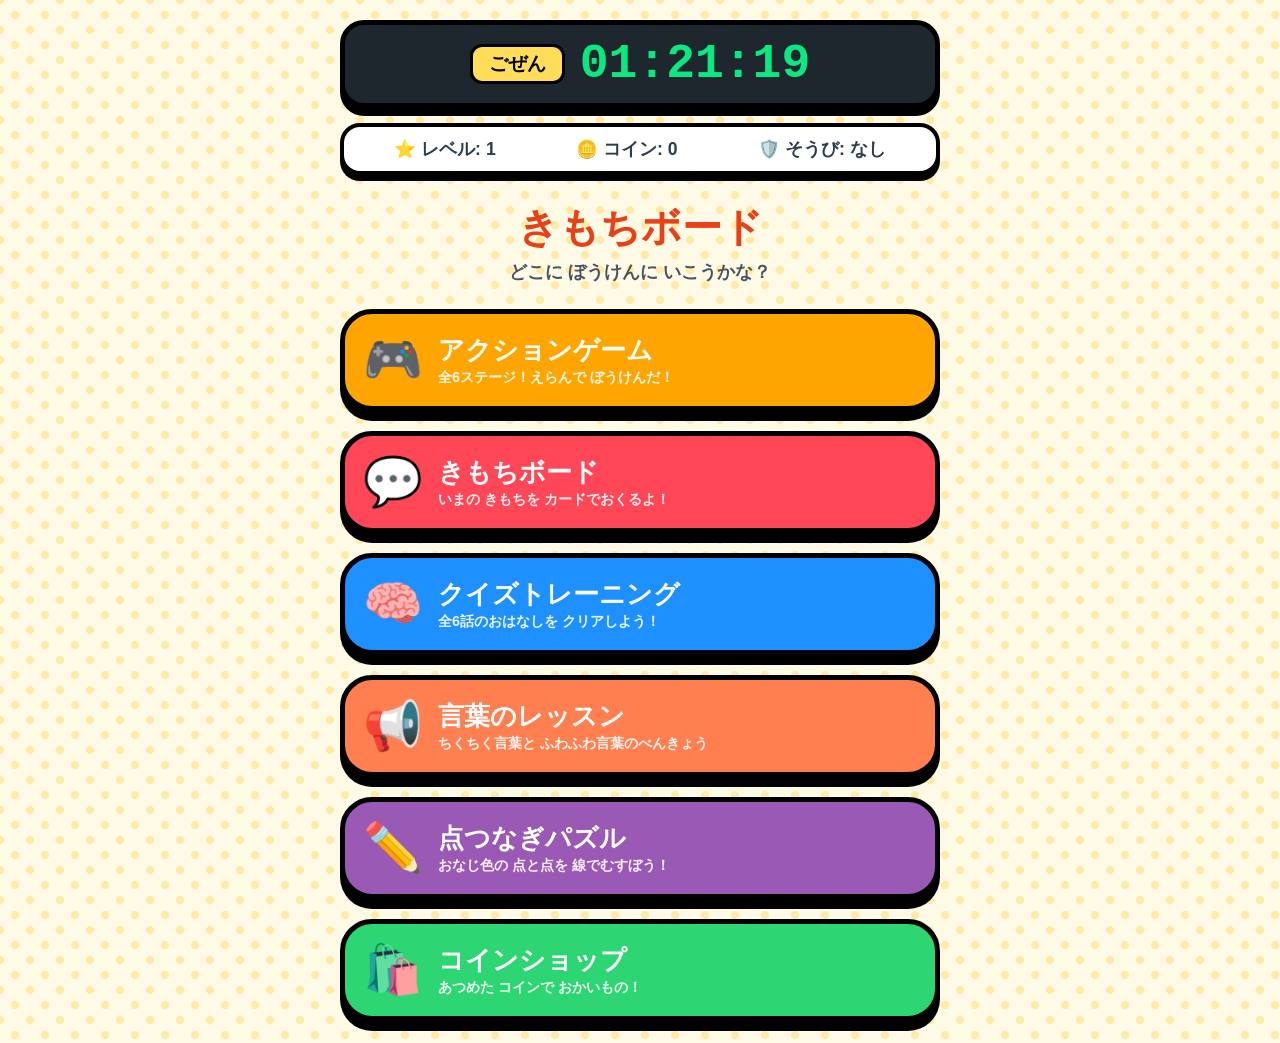
<file: index.html>
<!DOCTYPE html>
<html lang="ja">
<head>
    <meta charset="UTF-8">
    <meta name="viewport" content="width=device-width, initial-scale=1.0">
    <title>きもちボード - ホーム</title>
    <link rel="stylesheet" href="style.css">
</head>
<body class="home-bg">

    <div class="game-container">
        
        <!-- ポップな12時間時計 -->
        <div class="nintendo-clock">
            <span id="clock-period" class="badge-period">ごぜん</span>
            <span id="digital-clock" class="text-clock">00:00:00</span>
        </div>

        <!-- プレイヤーのステータス -->
        <div class="player-status-bar">
            <div class="status-item"><span class="status-icon">⭐</span> レベル: <span id="player-level">1</span></div>
            <div class="status-item"><span class="status-icon">🪙</span> コイン: <span id="player-coins">0</span></div>
            <div class="status-item"><span class="status-icon">🛡️</span> そうび: <span id="player-equipped">なし</span></div>
        </div>

        <header class="game-header">
            <h1 class="game-title">きもちボード</h1>
            <p class="game-subtitle">どこに ぼうけんに いこうかな？</p>
        </header>

        <!-- メニューセレクト -->
        <main class="nintendo-menu">
            <a href="game.html" class="nintendo-btn btn-yellow">
                <span class="btn-icon">🎮</span>
                <span class="btn-content">
                    <span class="btn-title">アクションゲーム</span>
                    <span class="btn-subtext">全6ステージ！えらんで ぼうけんだ！</span>
                </span>
            </a>

            <a href="board.html" class="nintendo-btn btn-red">
                <span class="btn-icon">💬</span>
                <span class="btn-content">
                    <span class="btn-title">きもちボード</span>
                    <span class="btn-subtext">いまの きもちを カードでおくるよ！</span>
                </span>
            </a>

            <a href="training.html" class="nintendo-btn btn-blue">
                <span class="btn-icon">🧠</span>
                <span class="btn-content">
                    <span class="btn-title">クイズトレーニング</span>
                    <span class="btn-subtext">全6話のおはなしを クリアしよう！</span>
                </span>
            </a>

            <!-- 【NEW】言葉のレッスンモード -->
            <a href="words.html" class="nintendo-btn btn-orange">
                <span class="btn-icon">📢</span>
                <span class="btn-content">
                    <span class="btn-title">言葉のレッスン</span>
                    <span class="btn-subtext">ちくちく言葉と ふわふわ言葉のべんきょう</span>
                </span>
            </a>

            <a href="line.html" class="nintendo-btn btn-purple">
                <span class="btn-icon">✏️</span>
                <span class="btn-content">
                    <span class="btn-title">点つなぎパズル</span>
                    <span class="btn-subtext">おなじ色の 点と点を 線でむすぼう！</span>
                </span>
            </a>

            <a href="shop.html" class="nintendo-btn btn-green">
                <span class="btn-icon">🛍️</span>
                <span class="btn-content">
                    <span class="btn-title">コインショップ</span>
                    <span class="btn-subtext">あつめた コインで おかいもの！</span>
                </span>
            </a>
        </main>

    </div>

    <script>
        function loadStatus() {
            var coins = localStorage.getItem('game_coins') || 0;
            var level = localStorage.getItem('game_level') || 1;
            var eq = localStorage.getItem('game_equipped') || "none";
            
            var eqName = "なし";
            if(eq === "crown") eqName = "お祝いクラウン (コイン2倍)";
            if(eq === "leaf") eqName = "木の葉 (ジャンプ強化)";
            if(eq === "ramen") eqName = "ラーメン (スピード高速)";

            document.getElementById('player-coins').innerText = coins;
            document.getElementById('player-level').innerText = level;
            document.getElementById('player-equipped').innerText = eqName;
        }

        function updateClock() {
            var now = new Date();
            var hours = now.getHours();
            var minutes = now.getMinutes();
            var seconds = now.getSeconds();
            
            var period = "ごぜん";
            if (hours >= 12) { period = "ごご"; }
            if (hours > 12) { hours = hours - 12; } 
            else if (hours === 0) { hours = 12; }
            
            hours = ("0" + hours).slice(-2);
            minutes = ("0" + minutes).slice(-2);
            seconds = ("0" + seconds).slice(-2);
            
            document.getElementById('digital-clock').innerText = hours + ":" + minutes + ":" + seconds;
            document.getElementById('clock-period').innerText = period;
        }
        
        setInterval(updateClock, 1000);
        updateClock(); 
        loadStatus();
    </script>
</body>
</html>
</file>
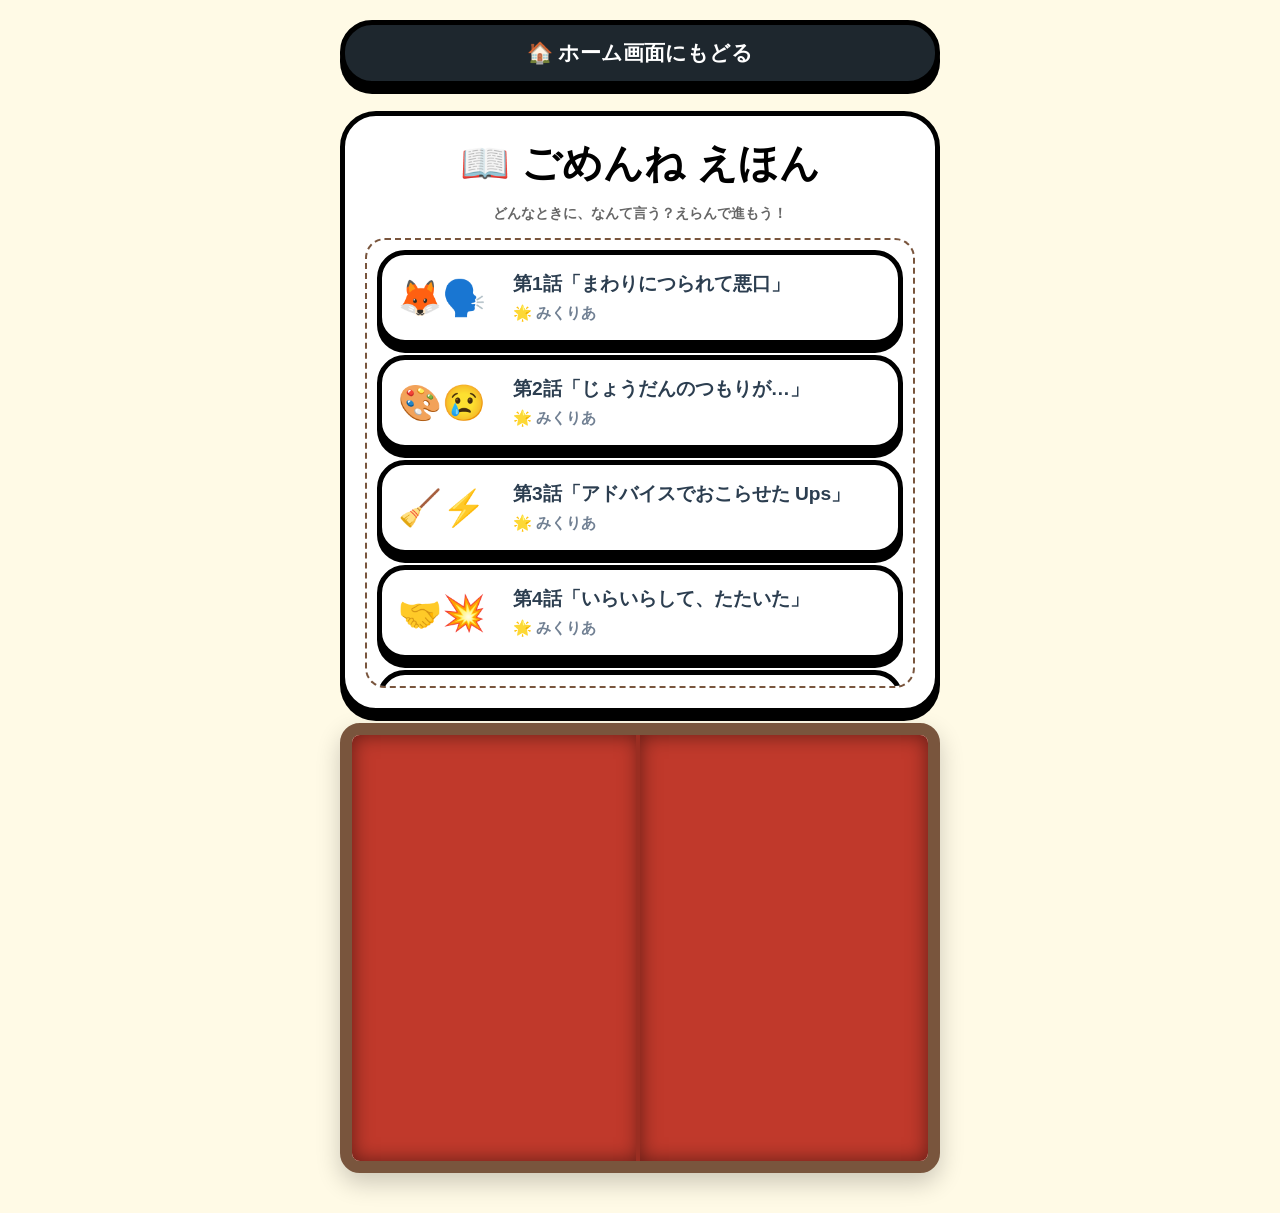
<file: words.html>
<!DOCTYPE html>
<html lang="ja">
<head>
    <meta charset="UTF-8">
    <meta name="viewport" content="width=device-width, initial-scale=1.0, user-scalable=no">
    <title>きもちボード - ことばのレッスン</title>
    <link href="https://fonts.googleapis.com/css2?family=M+PLUS+Rounded+1c:wght@400;700;900&display=swap" rel="stylesheet">
    <link rel="stylesheet" href="style.css">
    <style>
        :root {
            --wood-dark: #79553D;
            --wood-light: #DEB887;
            --paper: #FFFdf5;
            --primary: #ff8bb0;
            --blue: #7da6ff;
            --curtain: #c0392b;
        }

        /* --- 紙芝居の舞台デザイン --- */
        .kamishibai-stage {
            background: var(--wood-light);
            border: 12px solid var(--wood-dark);
            border-radius: 20px;
            width: 100%; aspect-ratio: 4/3;
            box-shadow: 0 10px 25px rgba(0,0,0,0.2), inset 0 0 15px rgba(0,0,0,0.3);
            position: relative; overflow: hidden;
            display: flex; flex-direction: column;
            margin-bottom: 20px; margin-top: 10px;
            box-sizing: border-box;
        }

        /* 🎭 幕（カーテン） */
        .curtain {
            position: absolute; top: 0; width: 50%; height: 100%;
            background: var(--curtain); z-index: 50;
            box-shadow: inset 0 0 20px rgba(0,0,0,0.5);
            transition: transform 1.5s cubic-bezier(0.4, 0, 0.2, 1);
            border-right: 4px solid rgba(0,0,0,0.2);
        }
        .curtain.left { left: 0; transform-origin: left; }
        .curtain.right { right: 0; transform-origin: right; border-right: none; border-left: 4px solid rgba(0,0,0,0.2); }
        .curtain-open .curtain.left { transform: translateX(-100%); }
        .curtain-open .curtain.right { transform: translateX(100%); }

        /* 💖 なかよしゲージ */
        .nakayoshi-meter {
            position: absolute; top: 10px; right: 10px;
            background: rgba(255,255,255,0.9); padding: 5px 10px;
            border-radius: 15px; border: 3px solid var(--wood-dark);
            font-size: 16px; font-weight: bold; color: var(--wood-dark);
            z-index: 40; display: flex; align-items: center; gap: 5px;
            box-shadow: 0 4px 6px rgba(0,0,0,0.1);
        }

        /* 絵のエリア */
        .picture-area {
            flex: 1; background: var(--paper);
            display: flex; align-items: center; justify-content: center;
            font-size: 80px; position: relative;
            border-bottom: 4px solid var(--wood-dark);
            transition: transform 0.4s ease-in-out, opacity 0.4s ease-in-out;
            cursor: pointer;
        }
        .tap-hint { animation: pulseHint 1.5s infinite; }
        @keyframes pulseHint { 0% { transform: scale(1); } 50% { transform: scale(1.03); } 100% { transform: scale(1); } }

        /* 💭 こころの声フキダシ */
        .thought-bubble {
            position: absolute; top: 8%; left: 50%; transform: translateX(-50%) scale(0);
            background: white; border: 4px solid var(--blue); border-radius: 20px;
            padding: 8px 14px; font-size: 16px; font-weight: bold; color: #333;
            opacity: 0; transition: 0.3s cubic-bezier(0.175, 0.885, 0.32, 1.275);
            z-index: 30; white-space: nowrap;
        }
        .thought-bubble::after {
            content: ''; position: absolute; bottom: -12px; left: 50%; transform: translateX(-50%);
            border-width: 12px 12px 0; border-style: solid;
            border-color: var(--blue) transparent transparent transparent;
        }
        .show-thought { transform: translateX(-50%) scale(1); opacity: 1; }

        /* テキストエリア */
        .text-area {
            height: 35%; background: white;
            padding: 12px; font-size: 17px; font-weight: 700;
            line-height: 1.4; display: flex; align-items: center; justify-content: center;
            text-align: center; color: #333; box-sizing: border-box;
        }

        /* やりなおし・クリア画面 */
        .feedback-overlay {
            position: absolute; top:0; left:0; width: 100%; height: 100%;
            background: rgba(255,255,255,0.96); z-index: 100;
            display: none; flex-direction: column; justify-content: center; align-items: center;
            text-align: center; padding: 20px; box-sizing: border-box;
        }
        .feedback-overlay h2 { font-size: 24px; margin: 0 0 10px 0; font-weight: 900; }
        .feedback-overlay p { font-weight: bold; line-height: 1.5; color: #555; margin: 0 0 20px 0; }

        /* 特大えらぶボタン */
        .words-controls { width: 100%; display: flex; flex-direction: column; gap: 10px; }
        .btn-choice-style { background: #fff; border: 4px solid var(--blue) !important; color: var(--blue) !important; box-shadow: 0 6px 0 var(--blue) !important; }
        .btn-choice-style.btn-bad-style { border-color: #ff5252 !important; color: #ff5252 !important; box-shadow: 0 6px 0 #ff5252 !important; }

        /* スクロール対応のおはなしリスト */
        .book-list {
            width: 100%; display: flex; flex-direction: column; gap: 10px;
            max-height: 50vh; overflow-y: auto; padding: 10px;
            border: 2px dashed #79553D; border-radius: 20px; background: rgba(255,255,255,0.6);
            box-sizing: border-box;
        }

        #confetti { position: fixed; top: 0; left: 0; width: 100%; height: 100%; pointer-events: none; z-index: 9999; display: none; }
        .confetti-piece { position: absolute; font-size: 30px; animation: fall linear forwards; }
        @keyframes fall { to { transform: translateY(100vh) rotate(720deg); } }
    </style>
</head>
<body>

<div id="confetti"></div>

<div class="game-container">
    
    <!-- おはなしセレクトメニュー -->
    <div id="words-menu-screen" class="screen active">
        <div class="nav-area">
            <a href="index.html" class="nintendo-back-btn">🏠 ホーム画面にもどる</a>
        </div>
        <div class="nintendo-quiz-box">
            <h2 class="game-title" style="color:#000; text-align:center; margin-bottom:5px;">📖 ごめんね えほん</h2>
            <p style="text-align:center; font-weight:bold; color:#666; margin-bottom:15px; font-size:14px;">どんなときに、なんて言う？えらんで進もう！</p>
            
            <div class="book-list">
                <button class="stage-select-card" onclick="startWordsLesson('lesson1')">
                    <span style="font-size: 2.2rem; margin-right: 12px;">🦊🗣️</span>
                    <span class="stage-select-text-block"><span class="stage-select-main-title">第1話「まわりにつられて悪口」</span><span id="words-badge-lesson1" class="clear-status-text">🌟 みくりあ</span></span>
                </button>
                <button class="stage-select-card" onclick="startWordsLesson('lesson2')">
                    <span style="font-size: 2.2rem; margin-right: 12px;">🎨😢</span>
                    <span class="stage-select-text-block"><span class="stage-select-main-title">第2話「じょうだんのつもりが…」</span><span id="words-badge-lesson2" class="clear-status-text">🌟 みくりあ</span></span>
                </button>
                <button class="stage-select-card" onclick="startWordsLesson('lesson3')">
                    <span style="font-size: 2.2rem; margin-right: 12px;">🧹⚡</span>
                    <span class="stage-select-text-block"><span class="stage-select-main-title">第3話「アドバイスでおこらせた Ups」</span><span id="words-badge-lesson3" class="clear-status-text">🌟 みくりあ</span></span>
                </button>
                <button class="stage-select-card" onclick="startWordsLesson('lesson4')">
                    <span style="font-size: 2.2rem; margin-right: 12px;">🤝💥</span>
                    <span class="stage-select-text-block"><span class="stage-select-main-title">第4話「いらいらして、たたいた」</span><span id="words-badge-lesson4" class="clear-status-text">🌟 みくりあ</span></span>
                </button>
                <button class="stage-select-card" onclick="startWordsLesson('lesson5')">
                    <span style="font-size: 2.2rem; margin-right: 12px;">🚗😭</span>
                    <span class="stage-select-text-block"><span class="stage-select-main-title">第5話「おもちゃとっちゃった」</span><span id="words-badge-lesson5" class="clear-status-text">🌟 みくりあ</span></span>
                </button>
                <button class="stage-select-card" onclick="startWordsLesson('lesson6')">
                    <span style="font-size: 2.2rem; margin-right: 12px;">🏃🤕</span>
                    <span class="stage-select-text-block"><span class="stage-select-main-title">第6話「ぶつかっちゃった！」</span><span id="words-badge-lesson6" class="clear-status-text">🌟 みくりa</span></span>
                </button>
                <button class="stage-select-card" onclick="startWordsLesson('lesson7')">
                    <span style="font-size: 2.2rem; margin-right: 12px;">🥛💦</span>
                    <span class="stage-select-text-block"><span class="stage-select-main-title">第7話「コップをわっちゃった」</span><span id="words-badge-lesson7" class="clear-status-text">🌟 みくりあ</span></span>
                </button>
                <button class="stage-select-card" onclick="startWordsLesson('lesson8')">
                    <span style="font-size: 2.2rem; margin-right: 12px;">🗯️💔</span>
                    <span class="stage-select-text-block"><span class="stage-select-main-title">第8話「きらい！って言っちゃった」</span><span id="words-badge-lesson8" class="clear-status-text">🌟 みくりあ</span></span>
                </button>
                <button class="stage-select-card" onclick="startWordsLesson('lesson9')">
                    <span style="font-size: 2.2rem; margin-right: 12px;">😂🩹</span>
                    <span class="stage-select-text-block"><span class="stage-select-main-title">第9話「ころんだのをわらった」</span><span id="words-badge-lesson9" class="clear-status-text">🌟 みくりあ</span></span>
                </button>
                <button class="stage-select-card" onclick="startWordsLesson('lesson10')">
                    <span style="font-size: 2.2rem; margin-right: 12px;">🧢🔍</span>
                    <span class="stage-select-text-block"><span class="stage-select-main-title">第10話「ぼうしをかくした」</span><span id="words-badge-lesson10" class="clear-status-text">🌟 みくりあ</span></span>
                </button>
            </div>
        </div>
    </div>

    <!-- 紙芝居舞台画面 -->
    <div id="words-play-screen" class="screen">
        <div class="kamishibai-stage" id="stage">
            <div class="curtain left"></div>
            <div class="curtain right"></div>

            <div class="nakayoshi-meter" id="meter">きずな：💛💛</div>

            <div class="picture-area tap-hint" id="picture-area" onclick="showThought()">
                <div class="thought-bubble" id="thought">こころの声</div>
                <span id="pic-emoji"></span>
            </div>
            
            <div class="text-area" id="text-area"></div>

            <!-- バッドエンド画面 -->
            <div id="bad-end-overlay" class="feedback-overlay">
                <h2 style="color: #ff5252;">ざんねん...💦</h2>
                <p id="bad-reason">りゆう</p>
                <button class="nintendo-action-btn reset-action" onclick="restartLesson()">もういちど ひきなおす 🔄</button>
            </div>

            <!-- ハッピーエンド画面 -->
            <div id="happy-end-overlay" class="feedback-overlay">
                <h2 style="color: #2ed573;">なかよし！✨</h2>
                <p>じょうずに 「ごめんね」や<br>ただしい行動が えらべたね！えらい！</p>
                <button class="nintendo-action-btn next-action" onclick="backToWordsMenu()">えほんを とじる 🗺️</button>
            </div>
        </div>

        <div class="words-controls" id="controls"></div>
    </div>

</div>

<script>
    const LESSONS = {
        lesson1: {
            1: { pic: "🦊👉🐢", text: "きつねくんたちが、かめのくんの のろまなところを「おそーい！」と笑っています。", thought: "みんなで笑うとおもしろいなぁ", next: 2 },
            2: { pic: "👦⚡🦊", text: "きつねくんに「お前もいっしょに言おうぜ！」と誘われました。断ると仲間外れにされるかも…", thought: "どうしよう、あわせたほうがいい？", next: 3 },
            3: { pic: "🐢😭", text: "かめのくんは泣きそうな顔で下を向いています。あなたはどうする？", thought: "ボク、なにも悪いことしてないのに…", 
                choices: [
                    { text: "👉 きつねくんにあわせて「本当におそい！」と言う", next: "bad1", type: "bad" },
                    { text: "👉 笑うのをやめて「そんなこと言うのやめなよ」と言う", next: 4, type: "good" }
                ] 
            },
            bad1: { reason: "まわりがつられて言っていても、悪口は言われた相手を深く傷つけるよ。一緒になっていじめるのは絶対にバツ！" },
            4: { pic: "👦🙇‍♂️🐢", text: "「さっきは一緒になって笑っちゃってごめんね。ボクはそんなこと思ってないよ」", thought: "勇気を出してかばってくれて、うれしい！", next: 5 },
            5: { pic: "🐢✨", text: "かめのくんのきずなが深まり、ふたりは本当のなかよしになりました！", thought: "ボクたちのペースで歩こう！", next: "clear" }
        },

        lesson2: {
            1: { pic: "🎨😊", text: "おともだちが、たのしそうに え を かいて います。", thought: "じょうずに かけたぞ！", next: 2 },
            2: { pic: "👦🗯️", text: "おもしろいな！とおモって、にこにこしながら「へんなえ！」と言いました。", thought: "えっ… へんなえ なの…？", next: 3 },
            3: { pic: "🎨😭", text: "あっ！ おともだち が ないちゃいました。どうする？", thought: "そんなこと 言わないでよぅ", 
                choices: [
                    { text: "👉「おもしろい えだね！」と言いなおす", next: 4, type: "good" },
                    { text: "🏃 だまって にげちゃう", next: "bad1", type: "bad" }
                ] 
            },
            bad1: { reason: "にげちゃうのは ダメ！「へんなえ」は あいてのこころを チクチクさす言葉んだ。すぐに 言いなおそう。" },
            4: { pic: "👦🤝🎨", text: "「へんな言いかたして ごめんね。おもしろくて すてきな えだね！」", thought: "びっくりしたけど、ありがとう！", next: 5 },
            5: { pic: "🎨✨", text: "おともだち も、にこにこ えがお に なってくれました！", thought: "いっしょに おえかき しよう！", next: "clear" }
        },

        lesson3: {
            1: { pic: "🧹🐼", text: "パンダくん が、いっしょうけんめい おそうじ を して います。", thought: "キレイに するぞ〜！", next: 2 },
            2: { pic: "👦👉", text: "床にゴミがのこっています。親切のつもりで「へたくそ！ゴミあるじゃん！」と言いました。", thought: "せっかく やってるのに…", next: 3 },
            3: { pic: "🐼😠", text: "パンダくん が ぷんぷん おこっちゃいました。どうする？", thought: "もう おそうじ なんて しない！",
                choices: [
                    { text: "😠 「おこるなよ！」と さらに怒る", next: "bad1", type: "bad" },
                    { text: "👉 「いっしょに やろう！」と声をかける", next: 4, type: "good" }
                ]
            },
            bad1: { reason: "いっしょにおこったら 大げんかになっちゃうよ。「へたくそ」と言われると 相手はチクチクしちゃうんだ。" },
            4: { pic: "👦🧹🐼", text: "「きつい言いかたして ごめんね。いっしょに はこう！」\nふわふわことばで 誘えました！", thought: "手つだってくれるの？ うれしいな！", next: 5 },
            5: { pic: "🐼✨", text: "ふたりで お部屋を ピカピカ に できました！", thought: "いっしょに やると はやいね！", next: "clear" }
        },

        lesson4: {
            1: { pic: "👦🧱", text: "つみき が うまく できなくて、頭の中が イライラ して います。", thought: "もう！ できない！キーッ！", next: 2 },
            2: { pic: "🐵❓", text: "おさるさん が「どうしたの？」と やさしくきいてくれましたが、イライラをぶつけて叩いてしまいました。", thought: "なにも してないのに いたいよぅ…", next: 3 },
            3: { pic: "🐵😭", text: "おさるさんが泣いています。どうする？", thought: "てつだおうと思っただけなのに",
                choices: [
                    { text: "👉 「つみきができないのが悪い！」とおこる", next: "bad1", type: "bad" },
                    { text: "👉 「たたいてごめんね」とあやまる", next: 4, type: "good" }
                ]
            },
            bad1: { reason: "八つ当たり（やつあたり）で手を出すのは絶対にダメ！イライラした理由は叩いていい理由にはならないよ。" },
            4: { pic: "👦🙇‍♂️🐵", text: "「たたいてごめんなさい。つみきができなくてイライラしてたの…」と言葉で伝えられました。", thought: "そうだったんだね。いっしょに作ろう！", next: 5 },
            5: { pic: "🐵😊", text: "おさるさんも許してくれて、一緒に大きなお城を完成させました！", thought: "言葉でおしえてくれてありがとう", next: "clear" }
        },

        lesson5: {
            1: { pic: "🐻🚗", text: "くまくんが、くるまのおもちゃで楽しそうにあそんでいます。", thought: "たのしいなぁ！", next: 2 },
            2: { pic: "👦💨", text: "「かして！」と言いながら、むりやり手から奪い取ってしまいました。", thought: "あ！ ぼくの くるま！", next: 3 },
            3: { pic: "🐻😭", text: "くまくんが泣き出してしまいました。どうする？", thought: "かえしてよぅ",
                choices: [
                    { text: "👉 くるまを返してあやまる", next: 4, type: "good" },
                    { text: "🏃 おもちゃを持ったままにげる", next: "bad1", type: "bad" }
                ]
            },
            bad1: { reason: "逃げちゃダメ！くまくんはずっと悲しいままだよ。おもちゃを返してしっかりあやまろう。" },
            4: { pic: "👦🙇‍♂️", text: "「とってごめんね。順番であそぼう」と自分でしっかり言えました！", thought: "あやまってくれてうれしいな", next: 5 },
            5: { pic: "🐻😊", text: "「いいよ！つぎはかしてあげるね」とくまくんも笑顔になりました。", thought: "なかよくあそぼうね", next: "clear" }
        },

        lesson6: {
            1: { pic: "👦💨🐰", text: "走っていたら、うさぎちゃんにドドン！とぶつかっちゃった！", thought: "わっ！ あぶない！", next: 2 },
            2: { pic: "🐰😭", text: "うさぎちゃんは転んで泣いています。どうする？", thought: "いたかったよぉ…",
                choices: [
                    { text: "👉 「だいじょうぶ？」と声をかけてあやまる", next: 3, type: "good" },
                    { text: "😠 「じゃまだ！」とおこる", next: "bad1", type: "bad" }
                ]
            },
            bad1: { reason: "逆におこったらもっと大喧嘩になっちゃうよ。ぶつかったらまずは心配して謝ろう。" },
            3: { pic: "👦🤝🐰", text: "「ぶつかってごめんね。ケガはない？」と優しく手を引いてあげました。", thought: "やさしくしてくれてありがとう", next: 4 },
            4: { pic: "🐰✨", text: "「だいじょうぶだよ。ありがとう！」と元気になってくれました。", thought: "もういたくないよ！", next: "clear" }
        },

        lesson7: {
            1: { pic: "💥🥛", text: "手がすべって、おかあさんの大切なコップをガシャンと割ってしまいました！", thought: "やばい！どうしよう！", next: 2 },
            2: { pic: "👩❓", text: "「なんの音？」とおかあさんがやってきました。怒られるのが怖いです。どうする？", thought: "なにか割れたかしら？",
                choices: [
                    { text: "👉 「ボクはしらない！」と言いわけする", next: "bad1", type: "bad" },
                    { text: "👉 「ごめんなさい、わっちゃった」と正直に言う", next: 3, type: "good" }
                ]
            },
            bad1: { reason: "ウソをついても隠し事はいつかバレちゃうし、あとからもっと怒られちゃうよ。正直に言おう。" },
            3: { pic: "👦🙇‍♂️", text: "「さわってたら落としちゃったの、ごめんなさい」と正直に謝れました。", thought: "ほんとうのことが言えたよ", next: 4 },
            4: { pic: "👩✨", text: "「正直に教えてくれてありがとう。ケガがなくてよかったわ」と許してくれました。", thought: "隠さずに言えてえらいわ", next: "clear" }
        },

        lesson8: {
            1: { pic: "👦⚡🐱", text: "ねこちゃんと口喧嘩になって、ついカッとなってしまいました。", thought: "プンプン！もうしらない！", next: 2 },
            2: { pic: "👦🗯️", text: "「ねこちゃん大嫌い！あっちいけ！」とひどい暴言を言ってしまいました。", thought: "いじわる言ってやる！", next: 3 },
            3: { pic: "🐱😢", text: "ねこちゃんは今にも泣きそうな顔をしています。どうする？", thought: "きらいって言われて悲しい…",
                choices: [
                    { text: "👉 「まだ大嫌いだもん！」と言い張る", next: "bad1", type: "bad" },
                    { text: "👉 「ひどいこと言ってごめんね」と謝る", next: 4, type: "good" }
                ]
            },
            bad1: { reason: "怒っていても「きらい」「あっちいけ」は相手の心を深く傷つけるよ。素直にあやまろう。" },
            4: { pic: "👦🙇‍♂️", text: "「本当はきらいじゃないよ。ひどいこと言ってごめんね」と素直になれました。", thought: "怒ってごめんね", next: 5 },
            5: { pic: "🐱✨", text: "「わたしもごめんね。また仲良くしよう！」と仲直りできました。", thought: "よかった、嫌われてなかった", next: "clear" }
        },

        lesson9: {
            1: { pic: "🐶💦", text: "いぬくんが派手にドテッ！と転んでしまいました。", thought: "いたたたた…", next: 2 },
            2: { pic: "👦😂", text: "転び方がおもしろくて、つい「あははは！」と大声で笑ってしまいました。", thought: "おもしろいころびかた！", next: 3 },
            3: { pic: "🐶😭", text: "いぬくんは泣いてしまいました。どうする？", thought: "痛いのに笑わないでよ…",
                choices: [
                    { text: "👉 「だって本当におかしかったんだもん」と言う", next: "bad1", type: "bad" },
                    { text: "👉 「笑ってごめんね。だいじょうぶ？」ときく", next: 4, type: "good" }
                ]
            },
            bad1: { reason: "自分が痛くて悲しいときに笑われたら嫌だよね。相手の立場になって気持ちを考えよう。" },
            4: { pic: "👦🤝", text: "「笑っちゃって悪かったよ。痛かったよね、大丈夫？」と声をかけてあげました。", thought: "心配してくれてありがとう", next: 5 },
            5: { pic: "🐶✨", text: "「びっくりしたけど大丈夫だよ、ありがとう！」と笑顔に戻りました。", thought: "たすけてくれてうれしいな", next: "clear" }
        },

        lesson10: {
            1: { pic: "👦🧢", text: "いたずら半分で、こっそりうさぎちゃんの帽子を隠してしまいました。", thought: "いたずらしちゃおっと", next: 2 },
            2: { pic: "🐰🔍", text: "うさぎちゃんは帽子がなくて、困って必死に探しています。", thought: "どこにいっちゃったの？", next: 3 },
            3: { pic: "🐰😭", text: "うさぎちゃんが泣き出してしまいました。どうする？", thought: "お気に入りの帽子なのに…",
                choices: [
                    { text: "👉 帽子をだして「隠してごめんね」と言う", next: 4, type: "good" },
                    { text: "🤫 バレるのが怖いからしらないふりをする", next: "bad1", type: "bad" }
                ]
            },
            bad1: { reason: "冗談のつもりでも、相手が泣くほど困っていたらやりすぎ！すぐに返してあやまろう。" },
            4: { pic: "👦🙇‍♂️", text: "「意地悪してごめんなさい、ここに隠してたの」と帽子を返せました。", thought: "帽子あった！よかった！", next: 5 },
            5: { pic: "🐰😊", text: "「見つかってよかった。もう隠さないでね！」と許してくれました。", thought: "ちゃんと返してくれてありがとう", next: "clear" }
        }
    };

    let currentLessonData = null;
    let currentLessonId = "";
    let currentPageId = 1;
    let heartCount = 2;

    function updateMeter() {
        let hearts = "きずな：";
        for(let i=0; i<3; i++) hearts += (i < heartCount) ? "💛" : "🖤";
        document.getElementById('meter').innerText = hearts;
    }

    function startWordsLesson(lessonId) {
        currentLessonId = lessonId;
        currentLessonData = LESSONS[lessonId];
        currentPageId = 1;
        heartCount = 2; 
        
        document.getElementById('words-menu-screen').classList.remove('active');
        document.getElementById('words-play-screen').classList.add('active');
        document.getElementById('bad-end-overlay').style.display = "none";
        document.getElementById('happy-end-overlay').style.display = "none";
        
        const stage = document.getElementById('stage');
        stage.classList.remove('curtain-open');
        updateMeter();

        setTimeout(() => {
            stage.classList.add('curtain-open');
            renderPage();
        }, 500);
    }

    function renderPage() {
        const page = currentLessonData[currentPageId];
        
        document.getElementById('thought').classList.remove('show-thought');
        if(page.thought) document.getElementById('thought').innerText = page.thought;

        const picArea = document.getElementById('picture-area');
        picArea.style.opacity = 0;
        picArea.style.transform = "translateX(20px)";
        
        setTimeout(() => {
            document.getElementById('pic-emoji').innerText = page.pic;
            document.getElementById('text-area').innerText = page.text;
            picArea.style.opacity = 1;
            picArea.style.transform = "translateX(0)";
        }, 200);

        const controls = document.getElementById('controls');
        controls.innerHTML = "";

        if (page.choices) {
            picArea.classList.add('tap-hint');
            page.choices.forEach(c => {
                const btn = document.createElement('button');
                btn.className = c.type === "good" ? "nintendo-action-btn next-action btn-choice-style" : "nintendo-action-btn reset-action btn-choice-style btn-bad-style";
                btn.innerText = c.text;
                btn.onclick = () => {
                    if(c.type === "good") { heartCount = 3; updateMeter(); }
                    else { heartCount = 1; updateMeter(); }
                    goToNext(c.next);
                };
                controls.appendChild(btn);
            });
        } else {
            picArea.classList.remove('tap-hint');
            const btn = document.createElement('button');
            btn.className = "nintendo-action-btn next-action";
            btn.innerText = "つぎへ すすむ ➡️";
            btn.onclick = () => goToNext(page.next);
            controls.appendChild(btn);
        }
    }

    function showThought() {
        const thought = document.getElementById('thought');
        thought.classList.add('show-thought');
        setTimeout(() => { thought.classList.remove('show-thought'); }, 2500);
    }

    function goToNext(nextId) {
        if (nextId === "clear") {
            showClear();
        } else if (String(nextId).startsWith("bad")) {
            showBadEnd(currentLessonData[nextId].reason);
        } else {
            currentPageId = nextId;
            renderPage();
        }
    }

    function showBadEnd(reasonText) {
        document.getElementById('bad-reason').innerText = reasonText;
        document.getElementById('bad-end-overlay').style.display = "flex";
        document.getElementById('controls').innerHTML = "";
    }

    function restartLesson() {
        document.getElementById('bad-end-overlay').style.display = "none";
        heartCount = 2; updateMeter();
        currentPageId = 1;
        renderPage();
    }

    function showClear() {
        document.getElementById('happy-end-overlay').style.display = "flex";
        document.getElementById('controls').innerHTML = "";
        
        var currentCoins = parseInt(localStorage.getItem('game_coins') || 0);
        localStorage.setItem('game_coins', currentCoins + 15);
        
        localStorage.setItem('words_clear_' + currentLessonId, 'true');
        fireConfetti();
    }

    function backToWordsMenu() {
        document.getElementById('confetti').style.display = "none";
        document.getElementById('confetti').innerHTML = "";
        document.getElementById('words-play-screen').classList.remove('active');
        document.getElementById('words-menu-screen').classList.add('active');
        updateWordsBadges();
    }

    function updateWordsBadges() {
        for (let i = 1; i <= 10; i++) {
            var isCleared = localStorage.getItem('words_clear_lesson' + i);
            var badge = document.getElementById('words-badge-lesson' + i);
            if (badge) {
                if (isCleared === 'true') {
                    badge.innerText = "👑 クリア！";
                    badge.style.color = "#ffa502";
                } else {
                    badge.innerText = "🌟 みくりあ";
                    badge.style.color = "#718093";
                }
            }
        }
    }

    function fireConfetti() {
        const container = document.getElementById('confetti');
        container.style.display = "block";
        const emojis = ["🎉", "✨", "🌸", "🌟", "💖"];
        for (let i = 0; i < 40; i++) {
            const conf = document.createElement('div');
            conf.className = 'confetti-piece';
            conf.innerText = emojis[Math.floor(Math.random() * emojis.length)];
            conf.style.left = Math.random() * 100 + 'vw';
            conf.style.top = -50 + 'px';
            conf.style.fontSize = (Math.random() * 20 + 20) + 'px';
            conf.style.animationDuration = (Math.random() * 3 + 2) + 's';
            conf.style.animationDelay = (Math.random() * 0.5) + 's';
            container.appendChild(conf);
        }
    }

    updateWordsBadges();
</script>
</body>
</html>
</file>
<file: style.css>
/* (これまでのstyle.cssの完全全行) */
html, body {
    margin: 0;
    padding: 0;
    background: #fffae6;
    color: #2c3e50;
    font-family: 'Hiragino Maru Gothic ProN', 'Arial Rounded MT Bold', sans-serif;
    display: flex;
    justify-content: center;
    width: 100%;
    min-height: 100vh;
    overflow-y: auto;
}

.game-container { 
    max-width: 600px; 
    width: 95%; 
    padding: 20px 0; 
    box-sizing: border-box;
}

.home-bg {
    background-image: radial-gradient(#ffeaa7 20%, transparent 20%), radial-gradient(#ffeaa7 20%, transparent 20%);
    background-size: 30px 30px;
    background-position: 0 0, 15px 15px;
}

/* 12時間時計 */
.nintendo-clock {
    background: #1e272e; border: 5px solid #000; border-radius: 24px; padding: 12px;
    display: flex; align-items: center; justify-content: center; gap: 15px; box-shadow: 0 8px 0 #000; margin-bottom: 15px;
}
.badge-period { background: #ffdd59; color: #000; font-size: 1.2rem; font-weight: bold; padding: 4px 16px; border-radius: 12px; border: 3px solid #000; }
.text-clock { color: #0be881; font-size: 3rem; font-weight: bold; font-family: monospace; }

/* プレイヤーステータスバー */
.player-status-bar {
    display: flex; justify-content: space-around; background: #fff; border: 4px solid #000;
    border-radius: 20px; padding: 10px; font-size: 1.1rem; font-weight: 900; box-shadow: 0 6px 0 #000; margin-bottom: 25px;
    align-items: center;
}

/* タイトルフォント */
.game-header { text-align: center; margin-bottom: 25px; }
.game-title { color: #e84118; font-size: 2.5rem; margin: 0 0 5px 0; font-weight: 900; }
.game-subtitle { margin: 0; color: #485460; font-size: 1.1rem; font-weight: bold; }

/* 縦並びメニュー */
.nintendo-menu { display: flex; flex-direction: column; gap: 20px; }
.nintendo-btn {
    display: flex; align-items: center; gap: 15px; padding: 18px;
    border-radius: 32px; text-decoration: none; border: 5px solid #000; transition: all 0.08s ease; cursor: pointer;
    box-shadow: 0 10px 0 #000;
}
.btn-icon { font-size: 3rem; text-align: center; }
.btn-content { display: flex; flex-direction: column; text-align: left; }
.btn-title { font-size: 1.6rem; font-weight: 900; color: white; }
.btn-subtext { font-size: 0.9rem; color: rgba(255, 255, 255, 0.9); font-weight: bold; }

.btn-red { background: #ff4757; }
.btn-yellow { background: #ffa502; }
.btn-blue { background: #1e90ff; }
.btn-green { background: #2ed573; }
.btn-purple { background: #9b59b6; }
.btn-orange { background: #ff7f50; } /* 新モード用オレンジ */

.nintendo-btn:active { transform: translateY(10px); box-shadow: none; }

/* 戻るボタン */
.nav-area { margin-bottom: 25px; }
.nintendo-back-btn {
    display: block; background: #1e272e; color: white; font-size: 1.3rem; font-weight: bold;
    padding: 14px 0; text-align: center; border-radius: 32px; text-decoration: none; border: 5px solid #000; box-shadow: 0 8px 0 #000;
}

.stage-grid { display: flex; flex-direction: column; gap: 15px; margin-top: 15px; width: 100%; }
.shop-grid { display: grid; grid-template-columns: 1fr; gap: 20px; margin-top: 15px; width: 100%; }

.stage-select-card, .shop-item-card {
    background: white; border: 5px solid #000; border-radius: 28px; padding: 16px;
    display: flex; flex-direction: row; align-items: center; gap: 15px; box-shadow: 0 8px 0 #000;
    font-size: 1.2rem; font-weight: 900; text-decoration: none; color: #2c3e50;
    box-sizing: border-box; width: 100%; text-align: left;
}
.stage-select-card img, .shop-item-card img { width: 70px; height: 70px; object-fit: contain; border-radius: 16px; border: 3px solid #000; background: #fff; flex-shrink: 0; }
.stage-select-card:active { transform: translateY(8px); box-shadow: none; }

.stage-select-text-block { display: flex; flex-direction: column; gap: 3px; }
.stage-select-main-title { font-size: 1.2rem; font-weight: 900; color: #2c3e50; }
.item-effect-desc { font-size: 0.95rem; color: #ff4757; font-weight: bold; }

.buy-btn {
    background: #ffa502; border: 3px solid #000; color: white; font-size: 1.2rem; font-weight: 900;
    padding: 12px 40px; border-radius: 20px; box-shadow: 0 5px 0 #000; cursor: pointer; width: 80%;
}
.buy-btn:active { transform: translateY(5px); box-shadow: none; }

/* きもちボード召喚コア */
.nintendo-summon-box { background: white; border: 5px solid #000; border-radius: 36px; min-height: 280px; display: flex; flex-direction: column; align-items: center; justify-content: center; padding: 20px; margin-bottom: 25px; }
.nintendo-summoned-img { width: 100%; max-height: 200px; object-fit: contain; border-radius: 24px; background: white; border: 5px solid #000; padding: 8px; }
.nintendo-summoned-text { font-size: 2.2rem; font-weight: 900; color: white; margin-top: 15px; }

/* ボタン被り防止のためのマージン確保 */
.action-area { text-align: center; margin-top: 5px; margin-bottom: 45px; width: 100%; }
.nintendo-send-btn { background-color: #cbd5e1; border: 5px solid #000; color: white; box-shadow: 0 8px 0 #000; padding: 18px 0; font-size: 1.6rem; font-weight: 900; border-radius: 40px; width: 100%; cursor: not-allowed; }
.nintendo-send-btn.active-ready { background: #2ed573 !important; box-shadow: 0 8px 0 #000 !important; cursor: pointer; animation: bounceScale 0.6s infinite alternate; }
.nintendo-send-btn:active:not(:disabled) { transform: translateY(8px); box-shadow: none !important; }

.nintendo-card-grid { display: grid; grid-template-columns: 1fr 1fr; gap: 14px; width: 100%; box-sizing: border-box; }
.nintendo-card { display: flex; flex-direction: column; align-items: center; justify-content: center; padding: 12px; cursor: pointer; color: white; border-radius: 28px; border: 4px solid #000; box-shadow: 0 8px 0 #000; gap: 6px; box-sizing: border-box; }
.nintendo-card img { width: 100%; max-height: 110px; object-fit: contain; border-radius: 18px; background: rgba(255, 255, 255, 0.3); border: 3px solid #000; }
.card-title-text { font-size: 1.1rem; font-weight: 900; color: white; }
.nintendo-card.selected { border: 6px solid #e84118; transform: translateY(6px); box-shadow: 0 2px 0 #000; }

/* クイズトレーニング用 */
.nintendo-quiz-box { background: white; border: 5px solid #000; border-radius: 36px; padding: 20px; box-shadow: 0 8px 0 #000; box-sizing: border-box; width: 100%; }
.nintendo-question { font-size: 1.2rem; font-weight: 900; background: #f1f5f9; padding: 16px; border-radius: 24px; border: 4px solid #000; text-align: left; margin-bottom: 20px; line-height: 1.5; }
.nintendo-reaction-theater { padding: 16px; border-radius: 24px; border: 5px solid #000; color: white; font-size: 1.2rem; font-weight: 900; margin-bottom: 20px; line-height: 1.6; }
.nintendo-choices-stack { display: flex; flex-direction: column; gap: 12px; }
.nintendo-choice-btn { background: #f8fafc; border: 4px solid #000; box-shadow: 0 6px 0 #000; border-radius: 20px; padding: 16px; font-size: 1.1rem; font-weight: 900; cursor: pointer; text-align: left; color: #2c3e50; width: 100%; box-sizing: border-box; }
.nintendo-choice-btn:active:not(:disabled) { transform: translateY(6px); box-shadow: none; }
.nintendo-choice-btn:disabled { opacity: 0.5; }

.nintendo-control-area { margin-top: 20px; }
.nintendo-action-btn { border: 4px solid #000; color: white; padding: 16px 0; font-size: 1.3rem; font-weight: 900; border-radius: 40px; width: 100%; cursor: pointer; box-shadow: 0 6px 0 #000; }
.next-action { background: #4a90e2; }
.reset-action { background: #ffa502; }
.nintendo-action-btn:active { transform: translateY(6px); box-shadow: none; }
.clear-status-text { font-size: 0.95rem; margin-top: 3px; font-weight: bold; }

.hidden { display: none !important; }
.anime-strike { animation: strikeIn 0.22s cubic-bezier(0.175, 0.885, 0.32, 1.3) forwards; }
@keyframes strikeIn { 0% { transform: scale(0.4); } 100% { transform: scale(1); } }
@keyframes bounceScale { 0% { transform: scale(1); } 100% { transform: scale(1.02); } }
</file>
